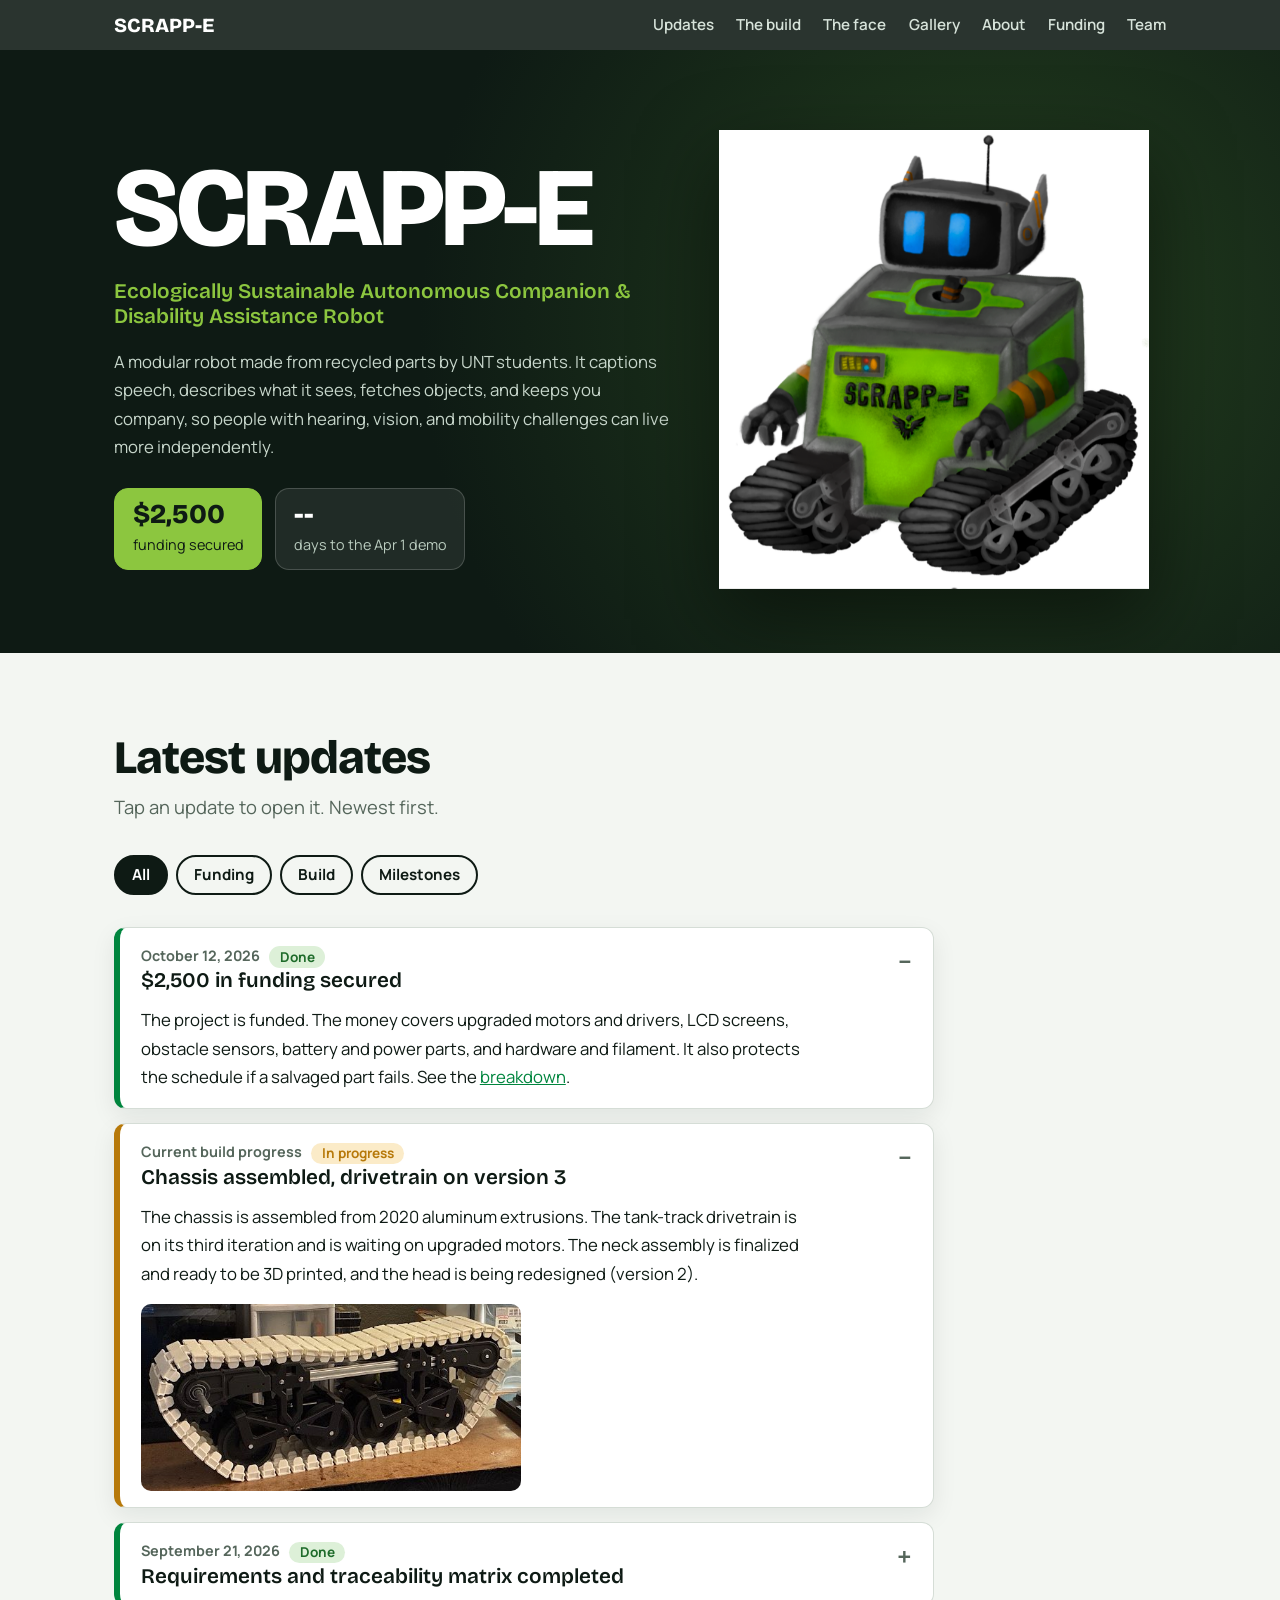
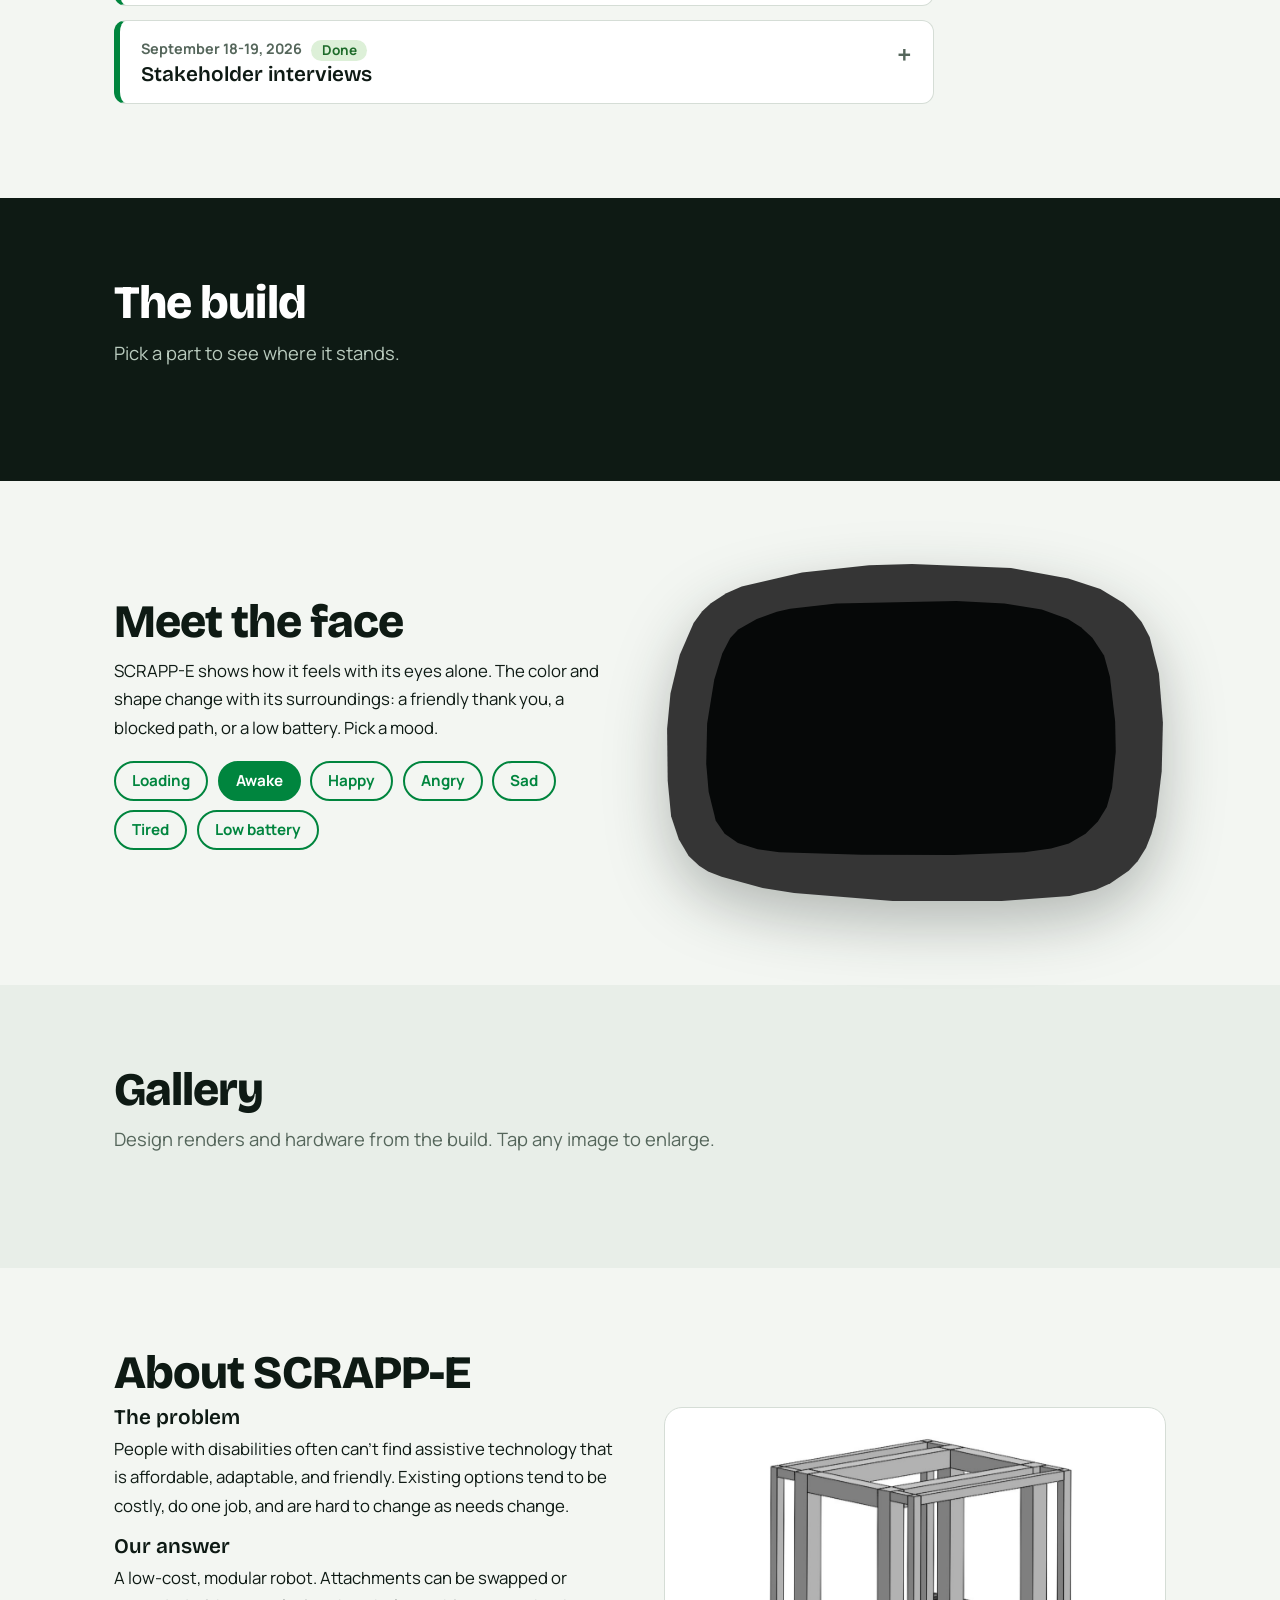
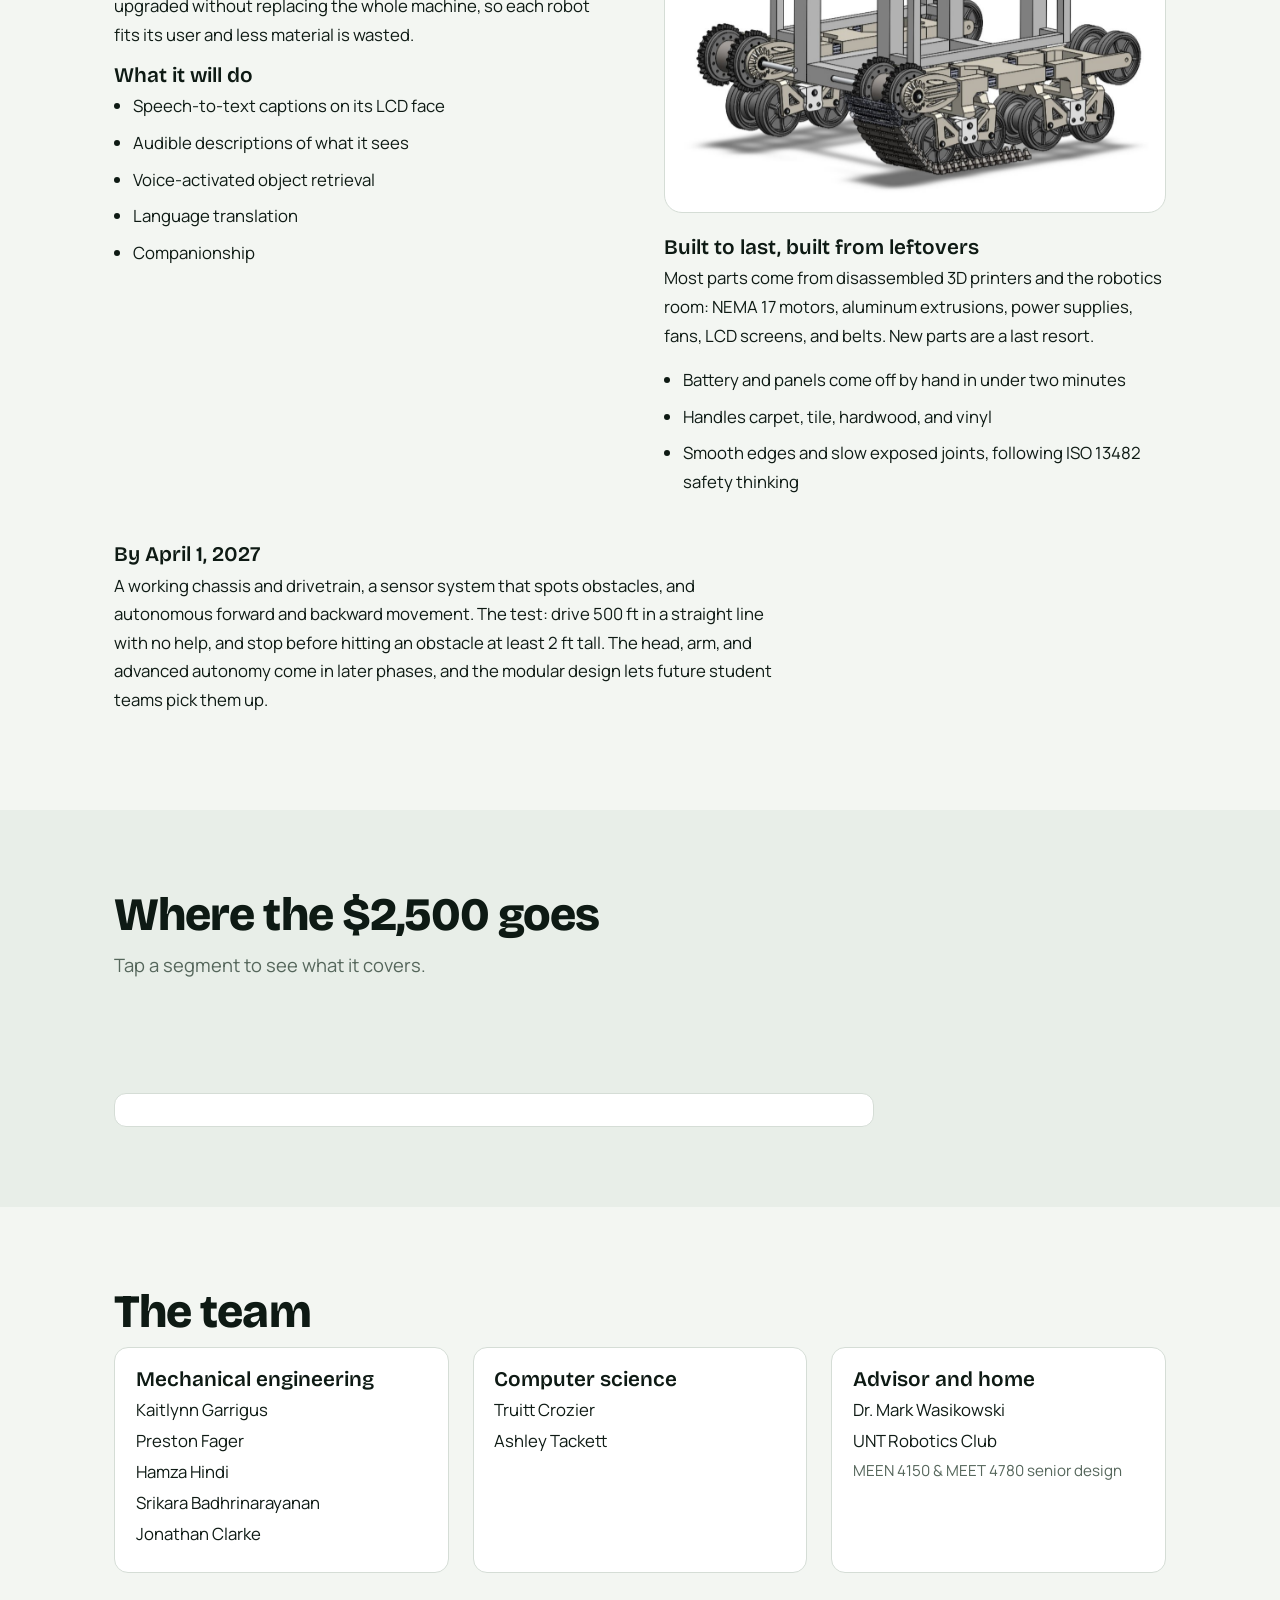
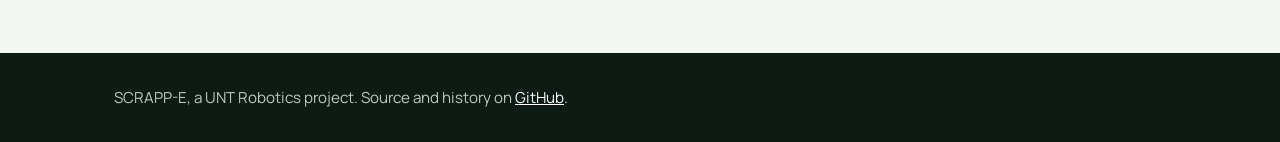
<file: index (3).html>
<!DOCTYPE html>
<html lang="en">
<head>
<meta charset="utf-8">
<meta name="viewport" content="width=device-width, initial-scale=1">
<title>SCRAPP-E | Autonomous companion and disability assistance robot</title>
<meta name="description" content="SCRAPP-E is a modular robot built from recycled parts by UNT students to assist people with hearing, vision, and mobility challenges. Follow the build.">
<link rel="preconnect" href="https://fonts.googleapis.com">
<link rel="preconnect" href="https://fonts.gstatic.com" crossorigin>
<link href="https://fonts.googleapis.com/css2?family=Bricolage+Grotesque:opsz,wght@12..96,600;12..96,800&family=Manrope:wght@400;600;700&display=swap" rel="stylesheet">
<style>
:root{--ink:#0E1A14;--ink2:#17271E;--paper:#F3F6F2;--line:#D5DDD6;--muted:#55665B;--lime:#8CC63F;--unt:#00853E;--blue:#3FA9FF;--amber:#B7790A;--amber-bg:#FBEBC8;--green-bg:#DDF0D8;--plan-bg:#E2E7E3;
--h:"Bricolage Grotesque","Trebuchet MS",Arial,sans-serif;--b:"Manrope",system-ui,-apple-system,"Segoe UI",Arial,sans-serif}
*{box-sizing:border-box}html{scroll-behavior:smooth;scroll-padding-top:70px}
body{margin:0;background:var(--paper);color:var(--ink);font:400 1.05rem/1.7 var(--b)}
h1,h2,h3{font-family:var(--h);line-height:1.08;margin:0}h2{font-size:clamp(2rem,4.5vw,2.9rem);font-weight:800;margin-bottom:.6rem;letter-spacing:-.02em}h3{font-size:1.3rem;font-weight:600;margin-bottom:.3rem}
p{margin:0 0 1rem;max-width:66ch}a{color:var(--unt)}
:focus-visible{outline:3px solid var(--blue);outline-offset:3px}
.w{max-width:1100px;margin:0 auto;padding:0 1.5rem}section{padding:5rem 0}.lead{color:var(--muted);font-size:1.15rem;margin-bottom:2rem}
img{max-width:100%;display:block}.cad{mix-blend-mode:multiply}
button{font:inherit;cursor:pointer}

nav{position:sticky;top:0;z-index:20;background:rgba(14,26,20,.88);backdrop-filter:blur(10px)}
nav .w{display:flex;align-items:center;gap:1.4rem;padding-top:.75rem;padding-bottom:.75rem;overflow-x:auto;white-space:nowrap}
nav strong{font:800 1.25rem var(--h);color:#fff;margin-right:auto}nav a{color:#D7E3DA;text-decoration:none;font-weight:600;font-size:.95rem}nav a:hover{color:var(--lime)}

.hero{background:radial-gradient(circle at 78% 45%,#24401F 0,var(--ink) 55%);color:#fff;padding:5rem 0 4rem;overflow:hidden}
.hero .w{display:grid;grid-template-columns:1.2fr 1fr;gap:2rem;align-items:center}
.hero h1{font-size:clamp(3.6rem,10vw,7rem);font-weight:800;letter-spacing:-.035em}
.hero .sub{font:600 1.3rem var(--h);color:var(--lime);margin:.6rem 0 1.2rem}.hero p{color:#C7D6CB}
.stats{display:flex;gap:.8rem;flex-wrap:wrap;margin-top:1.6rem}
.pill{background:rgba(255,255,255,.08);border:1px solid rgba(255,255,255,.18);border-radius:14px;padding:.7rem 1.1rem}
.pill b{display:block;font:800 1.7rem var(--h);color:#fff;line-height:1.1}.pill span{font-size:.9rem;color:#B9CBBE}
.pill.ok{background:var(--lime);border-color:var(--lime)}.pill.ok b,.pill.ok span{color:var(--ink)}
.mascot{width:100%;max-width:430px;justify-self:center;filter:drop-shadow(0 30px 40px rgba(0,0,0,.5));transition:transform .15s ease-out;will-change:transform}

.chips{display:flex;gap:.5rem;flex-wrap:wrap;margin:1.2rem 0 2rem}
.chip{border:2px solid var(--ink);background:transparent;color:var(--ink);border-radius:99px;padding:.3rem 1rem;font-weight:700;font-size:.95rem}
.chip[aria-pressed=true]{background:var(--ink);color:#fff}
.tag{display:inline-block;font:700 .85rem var(--b);padding:.1rem .65rem;border-radius:99px;margin-left:.4rem;vertical-align:middle}
.tag.done{background:var(--green-bg);color:#1E6B2A}.tag.active{background:var(--amber-bg);color:var(--amber)}.tag.plan{background:var(--plan-bg);color:var(--muted)}
.tl{list-style:none;margin:0;padding:0;max-width:820px}
.tl li{margin-bottom:.9rem}.tl li[hidden]{display:none}
details{background:#fff;border:1px solid var(--line);border-left:6px solid var(--unt);border-radius:12px;padding:1rem 1.3rem}
li.active details{border-left-color:var(--amber)}details[open]{box-shadow:0 8px 24px rgba(14,26,20,.08)}
summary{cursor:pointer;list-style:none;display:flex;flex-direction:column}summary::-webkit-details-marker{display:none}
summary .d{font-size:.9rem;font-weight:700;color:var(--muted)}summary .t{font:600 1.3rem var(--h)}
summary::after{content:"+";position:absolute;right:1.3rem;font:700 1.6rem var(--b);color:var(--muted)}details{position:relative}details[open] summary::after{content:"\2212"}
details p{margin:.8rem 0 0}.thumb{border-radius:10px;margin-top:1rem;max-width:380px}

.dark{background:var(--ink);color:#fff}.dark .lead{color:#B9CBBE}
.explorer{display:grid;grid-template-columns:230px 1fr;gap:2rem}
.tabs{display:flex;flex-direction:column;gap:.5rem}
.tab{text-align:left;background:var(--ink2);color:#D7E3DA;border:2px solid transparent;border-radius:12px;padding:.8rem 1rem;font-weight:700}
.tab[aria-selected=true]{border-color:var(--lime);color:#fff;background:#223A2A}
.panel{background:var(--ink2);border-radius:18px;overflow:hidden;display:grid;grid-template-columns:1.1fr 1fr}
.panel .pic{background:#fff;display:grid;place-items:center;min-height:300px;padding:1rem}.panel .pic img{max-height:340px;object-fit:contain}
.panel .txt{padding:1.8rem}.panel p{color:#C7D6CB}

.face{display:grid;grid-template-columns:1fr 1fr;gap:3rem;align-items:center}
.screen svg{display:block;width:100%;filter:drop-shadow(0 22px 30px rgba(14,26,20,.28))}#faceSvg{--ec:#62B3C1}#faceSvg[data-s=happy]{--ec:#FFD43B}#faceSvg[data-s=angry]{--ec:#E5383B}#faceSvg[data-s=sad]{--ec:#2A4FD0}#faceSvg[data-s=tired]{--ec:#8A9399}#faceSvg[data-s=battery]{--ec:#6F797F}#faceSvg .eye{fill:var(--ec);transform-box:fill-box;transform-origin:center;transition:fill .4s,transform .45s,opacity .3s}#faceSvg[data-s=loading] .eye{opacity:0}#faceSvg[data-s=wake] .eye{transform:scale(.7,.05)}#faceSvg[data-s=tired] .eye,#faceSvg[data-s=battery] .eye{transform:scale(1.1,.1)}#faceSvg[data-s=angry] .eye,#faceSvg[data-s=sad] .eye{transform:translateY(14px)}#faceSvg[data-s=happy] .eye{transform:translateY(-6px)}#faceSvg.blink .eye{transform:scaleY(.05)!important;transition:transform .12s}#logo{fill:#62B3C1;opacity:0;transition:opacity .7s}#faceSvg[data-s=loading] #logo{opacity:1;animation:pulse 1.6s ease-in-out infinite}@keyframes pulse{50%{opacity:.55}}.zz,#bat{opacity:0;transition:opacity .3s}.zz{fill:#8A9399;font:800 34px var(--h)}#faceSvg[data-s=tired] .zz{opacity:1;animation:zf 2.4s ease-in-out infinite}#faceSvg[data-s=tired] .z2{animation-delay:.5s}#faceSvg[data-s=tired] .z3{animation-delay:1s}@keyframes zf{0%{transform:translate(0,12px);opacity:0}30%{opacity:1}100%{transform:translate(14px,-22px);opacity:0}}#faceSvg[data-s=battery] #bat{opacity:1}#bat .low{fill:#E5383B;animation:pulse 1.2s infinite}@media(prefers-reduced-motion:reduce){#faceSvg *{animation:none!important}}
.btns{display:flex;gap:.6rem;flex-wrap:wrap;margin:1.2rem 0}
.btns .chip{border-color:var(--unt);color:var(--unt)}.btns .chip[aria-pressed=true]{background:var(--unt);color:#fff}

.gal{columns:3 260px;column-gap:1rem}
.gal button{display:block;width:100%;background:#fff;border:1px solid var(--line);border-radius:14px;padding:.8rem;margin:0 0 1rem;break-inside:avoid;text-align:left;transition:transform .15s}
.gal button:hover{transform:translateY(-3px)}.gal span{display:block;font-size:.88rem;color:var(--muted);margin-top:.5rem}
dialog{border:0;border-radius:18px;padding:1rem;max-width:min(900px,92vw);background:#fff}dialog::backdrop{background:rgba(14,26,20,.8)}
dialog img{max-height:72vh;margin:0 auto;object-fit:contain}dialog p{margin:.8rem 0 0;text-align:center}
dialog .x{float:right;background:var(--ink);color:#fff;border:0;border-radius:99px;padding:.3rem 1rem;font-weight:700}

.cols{display:grid;grid-template-columns:1fr 1fr;gap:3rem}ul.pl{margin:0 0 1rem;padding-left:1.2rem}ul.pl li{margin-bottom:.5rem}
.about-img{background:#fff;border:1px solid var(--line);border-radius:18px;padding:1rem}
.bar{display:flex;height:64px;border-radius:14px;overflow:hidden;gap:3px;max-width:760px}
.bar button{border:0;color:#fff;font:700 .95rem var(--b);flex:var(--f) 1 0;min-width:0;transition:filter .15s}
.bar button[aria-pressed=false]{filter:saturate(.35) brightness(.85)}
.read{max-width:760px;background:#fff;border:1px solid var(--line);border-radius:12px;padding:1rem 1.3rem;margin-top:1rem}
.read b{font:800 1.5rem var(--h)}
.team{display:grid;grid-template-columns:repeat(auto-fit,minmax(250px,1fr));gap:1.5rem}
.team div{background:#fff;border:1px solid var(--line);border-radius:14px;padding:1.3rem}.team p{margin:0 0 .15rem}
footer{background:var(--ink);color:#B9CBBE;padding:2rem 0;font-size:.95rem}footer a{color:#fff}

@media(max-width:800px){.hero .w,.face,.cols,.explorer,.panel{grid-template-columns:1fr}.mascot{max-width:300px;order:-1}.tabs{flex-direction:row;flex-wrap:wrap}section{padding:3.5rem 0}}
@media(prefers-reduced-motion:reduce){*{scroll-behavior:auto!important;transition:none!important}}
</style>
</head>
<body>

<nav><div class="w"><strong>SCRAPP-E</strong>
<a href="#updates">Updates</a><a href="#build">The build</a><a href="#face">The face</a><a href="#gallery">Gallery</a><a href="#about">About</a><a href="#funding">Funding</a><a href="#team">Team</a></div></nav>

<header class="hero"><div class="w">
  <div>
    <h1>SCRAPP-E</h1>
    <p class="sub">Ecologically Sustainable Autonomous Companion &amp; Disability Assistance Robot</p>
    <p>A modular robot made from recycled parts by UNT students. It captions speech, describes what it sees, fetches objects, and keeps you company, so people with hearing, vision, and mobility challenges can live more independently.</p>
    <div class="stats">
      <div class="pill ok"><b>$2,500</b><span>funding secured</span></div>
      <div class="pill"><b id="days">--</b><span>days to the Apr 1 demo</span></div>
    </div>
  </div>
  <img class="mascot" id="mascot" src="scrappe-concept.png" alt="Concept art of SCRAPP-E: a green tracked robot with a screen face and two antennae">
</div></header>

<section id="updates"><div class="w">
  <h2>Latest updates</h2>
  <p class="lead">Tap an update to open it. Newest first.</p>
  <div class="chips" role="group" aria-label="Filter updates">
    <button class="chip" data-f="all" aria-pressed="true">All</button>
    <button class="chip" data-f="funding" aria-pressed="false">Funding</button>
    <button class="chip" data-f="build" aria-pressed="false">Build</button>
    <button class="chip" data-f="milestone" aria-pressed="false">Milestones</button>
  </div>
  <!-- TO ADD AN UPDATE: copy one <li> below, paste it at the TOP of the list, then edit data-t (funding, build, or milestone),
       the date, title, and text. Use class="active" (amber) for work in progress; leave the class off for finished items. -->
  <ol class="tl">
    <li data-t="funding"><details open><summary><span class="d">October 12, 2026 <span class="tag done">Done</span></span><span class="t">$2,500 in funding secured</span></summary>
      <p>The project is funded. The money covers upgraded motors and drivers, LCD screens, obstacle sensors, battery and power parts, and hardware and filament. It also protects the schedule if a salvaged part fails. See the <a href="#funding">breakdown</a>.</p></details></li>
    <li data-t="build" class="active"><details open><summary><span class="d">Current build progress <span class="tag active">In progress</span></span><span class="t">Chassis assembled, drivetrain on version 3</span></summary>
      <p>The chassis is assembled from 2020 aluminum extrusions. The tank-track drivetrain is on its third iteration and is waiting on upgraded motors. The neck assembly is finalized and ready to be 3D printed, and the head is being redesigned (version 2).</p>
      <img class="thumb" src="track-assembly.jpg" alt="A tank-track assembly for SCRAPP-E's drivetrain" loading="lazy"></details></li>
    <li data-t="milestone"><details><summary><span class="d">September 21, 2026 <span class="tag done">Done</span></span><span class="t">Requirements and traceability matrix completed</span></summary>
      <p>The team finished its Development of Requirements document and a traceability matrix. Each requirement is linked to a design specification, a test, and a clear pass/fail rule, so progress can be measured.</p></details></li>
    <li data-t="milestone"><details><summary><span class="d">September 18-19, 2026 <span class="tag done">Done</span></span><span class="t">Stakeholder interviews</span></summary>
      <p>We interviewed people in sales, business finance, manufacturing engineering, robotics, and healthcare, plus end users with visual, hearing, mobility, and age-related needs. Their message: keep it affordable, make it reliable enough for homes and clinics, and support more than one way to communicate.</p></details></li>
  </ol>
</div></section>

<section id="build" class="dark"><div class="w">
  <h2>The build</h2>
  <p class="lead">Pick a part to see where it stands.</p>
  <div class="explorer">
    <div class="tabs" role="tablist" aria-label="Robot parts"></div>
    <div class="panel" id="panel" role="tabpanel"></div>
  </div>
</div></section>

<section id="face"><div class="w face">
  <div>
    <h2>Meet the face</h2>
    <p>SCRAPP-E shows how it feels with its eyes alone. The color and shape change with its surroundings: a friendly thank you, a blocked path, or a low battery. Pick a mood.</p>
    <div class="btns" role="group" aria-label="Choose a mood">
      <button class="chip" data-e="loading" aria-pressed="false">Loading</button>
      <button class="chip" data-e="neutral" aria-pressed="true">Awake</button>
      <button class="chip" data-e="happy" aria-pressed="false">Happy</button>
      <button class="chip" data-e="angry" aria-pressed="false">Angry</button>
      <button class="chip" data-e="sad" aria-pressed="false">Sad</button>
      <button class="chip" data-e="tired" aria-pressed="false">Tired</button>
      <button class="chip" data-e="battery" aria-pressed="false">Low battery</button>
    </div>
    <p id="faceNote"></p>
  </div>
  <div class="screen"><svg id="faceSvg" data-s="neutral" viewBox="0 0 651.6 446.0" role="img" aria-label="SCRAPP-E's LCD face: eyes only, no mouth. Eye color and shape change with its mood."><defs><clipPath id="cl" clipPathUnits="userSpaceOnUse"><polygon points=""/></clipPath><clipPath id="cr" clipPathUnits="userSpaceOnUse"><polygon points=""/></clipPath></defs><path d="M38.4 80.4 20.4 122.0 8.4 172.0 4.0 218.0 4.8 285.2 9.2 331.2 19.2 361.2 32.0 382.8 45.6 395.6 57.2 403.2 74.8 410.0 128.0 424.4 168.8 430.8 296.8 441.2 438.4 441.2 526.4 434.8 560.8 426.8 579.6 418.4 603.2 402.0 614.8 389.6 625.6 372.4 632.8 354.4 638.8 331.6 646.0 273.6 647.6 209.6 642.4 146.0 630.4 98.8 620.0 79.2 608.0 64.8 596.4 54.4 566.4 36.4 524.8 22.8 450.4 9.2 322.0 4.0 266.0 5.6 179.2 14.8 100.8 33.2 80.8 42.0 60.8 54.8 49.6 65.2Z" fill="#353535"/><path d="M571.2 122.8 556.0 99.6 541.2 86.0 524.4 75.2 490.4 62.8 442.0 55.2 379.6 52.0 223.6 55.2 163.6 62.0 146.4 66.0 120.4 75.2 96.4 88.8 86.0 100.0 75.6 120.0 65.2 154.0 56.0 210.8 54.8 263.2 58.0 300.0 67.2 337.2 78.8 354.0 96.0 366.0 121.6 374.0 149.6 378.0 256.8 381.2 376.4 381.6 468.0 378.0 502.4 373.2 525.6 366.8 547.2 354.0 563.2 338.0 574.8 319.2 581.6 294.8 586.4 247.6 585.6 208.4 578.8 150.4Z" fill="#060808"/><path id="logo" fill-rule="evenodd" transform="translate(307 225) scale(1.25) translate(-296.6 -221.6)" d="M292.0 212.8 289.6 214.4 290.4 217.2 286.4 220.8 286.0 223.6 289.2 226.4 289.6 231.2 290.4 232.0 292.4 232.4 295.6 230.4 298.0 230.4 299.6 232.4 301.2 232.4 303.2 230.8 303.2 227.6 304.0 226.4 307.2 224.0 306.8 220.4 303.2 218.8 303.2 215.2 302.0 213.6 300.0 212.8 296.4 214.8 293.6 212.8ZM294.8 218.8 297.6 219.2 299.6 221.6 299.6 223.6 297.6 225.6 294.4 225.6 292.8 223.2 292.8 220.8ZM310.4 174.4 305.2 172.8 300.4 172.8 295.2 174.4 291.6 176.4 288.4 179.6 284.8 186.4 283.2 192.0 283.6 196.0 289.2 199.6 296.4 208.4 297.2 208.4 302.8 202.4 310.4 196.0 307.6 187.6 308.8 186.0 314.8 186.0 318.4 188.0 319.6 187.2 319.2 183.6 316.8 179.2ZM199.6 152.8 199.6 157.6 202.0 165.2 208.4 176.4 216.4 184.4 231.2 194.8 227.6 194.8 215.6 189.6 215.2 190.8 221.2 200.0 225.6 204.0 233.6 208.4 251.6 213.6 249.2 214.0 236.4 211.2 233.6 211.2 232.4 212.4 232.4 214.4 237.6 218.8 247.6 224.8 257.6 229.6 265.2 232.0 264.4 232.8 257.6 232.8 256.0 234.4 258.4 237.6 268.0 241.2 264.4 247.6 262.4 256.8 263.2 260.8 267.6 269.6 269.6 271.2 271.6 271.2 276.0 264.0 281.2 258.4 281.6 262.4 279.2 274.4 284.4 281.2 287.6 289.6 288.8 290.8 290.8 290.8 292.8 287.2 294.4 272.0 295.6 267.2 296.4 266.8 298.8 277.2 299.2 290.0 300.0 291.2 302.8 290.8 313.2 275.6 313.2 258.8 314.4 260.0 318.4 269.2 320.8 271.2 322.8 270.8 325.2 268.4 326.8 265.2 328.4 258.8 328.4 255.2 322.0 240.0 323.2 239.2 330.4 239.2 335.6 237.2 337.2 235.2 336.8 233.6 335.6 232.8 330.8 232.4 330.8 231.2 338.0 229.2 352.0 222.0 360.8 216.4 361.6 214.4 360.0 212.4 352.4 214.0 348.4 213.6 362.0 208.8 369.2 204.8 373.6 201.2 378.4 195.2 379.6 192.4 378.8 191.2 377.2 191.2 367.2 196.0 353.6 199.6 350.0 199.6 356.0 197.6 366.8 192.4 379.6 184.4 386.8 176.8 391.2 168.0 393.6 158.4 393.2 154.8 390.8 153.6 381.2 160.8 368.4 168.8 358.8 173.6 347.2 177.6 334.4 184.0 322.8 192.0 316.8 198.4 312.8 207.2 310.8 216.8 310.4 230.4 302.8 236.8 298.0 238.4 294.4 238.4 287.2 236.0 280.0 230.0 281.2 216.8 278.4 205.2 272.8 196.0 265.6 188.4 258.4 183.2 238.0 174.0 218.4 164.0 202.8 152.4 200.8 152.0Z"/><path class="eye" clip-path="url(#cl)" d="M179.2 120.8 158.0 125.2 149.2 128.8 142.0 135.2 136.8 144.0 130.4 180.8 127.2 264.8 135.2 308.0 138.0 314.4 144.0 321.2 152.4 326.4 166.4 330.0 194.0 330.8 208.4 327.6 216.4 322.8 224.4 312.8 232.8 292.0 237.2 262.4 238.4 185.2 234.4 158.4 228.4 143.6 222.8 135.6 206.8 125.2 192.4 121.6Z"/><path class="eye" clip-path="url(#cr)" d="M443.2 115.6 416.4 118.0 396.8 124.8 390.8 131.6 386.0 141.6 379.2 169.6 373.2 269.6 374.8 293.2 381.6 306.4 392.4 316.4 403.6 321.2 426.0 324.8 453.6 324.0 469.2 318.4 476.0 312.0 480.0 305.2 486.0 280.0 486.4 246.4 483.6 189.2 479.6 156.4 473.2 137.6 467.2 127.2 454.0 118.0Z"/><text class="zz" x="500" y="125">z</text><text class="zz z2" x="535" y="95" style="font-size:26px">z</text><text class="zz z3" x="562" y="70" style="font-size:20px">z</text><g id="bat"><rect x="247" y="292" width="110" height="52" rx="8" fill="none" stroke="#8A9399" stroke-width="6"/><rect x="359" y="307" width="10" height="22" rx="3" fill="#8A9399"/><rect class="low" x="256" y="301" width="22" height="34" rx="3"/></g></svg></div>
</div></section>

<section id="gallery" style="background:#E8EEE8"><div class="w">
  <h2>Gallery</h2>
  <p class="lead">Design renders and hardware from the build. Tap any image to enlarge.</p>
  <div class="gal" id="gal"></div>
</div></section>

<section id="about"><div class="w">
  <h2>About SCRAPP-E</h2>
  <div class="cols">
    <div>
      <h3>The problem</h3>
      <p>People with disabilities often can't find assistive technology that is affordable, adaptable, and friendly. Existing options tend to be costly, do one job, and are hard to change as needs change.</p>
      <h3>Our answer</h3>
      <p>A low-cost, modular robot. Attachments can be swapped or upgraded without replacing the whole machine, so each robot fits its user and less material is wasted.</p>
      <h3>What it will do</h3>
      <ul class="pl"><li>Speech-to-text captions on its LCD face</li><li>Audible descriptions of what it sees</li><li>Voice-activated object retrieval</li><li>Language translation</li><li>Companionship</li></ul>
    </div>
    <div>
      <div class="about-img"><img class="cad" src="cad-assembly.jpg" alt="CAD render of the SCRAPP-E chassis on tank tracks" loading="lazy"></div>
      <h3 style="margin-top:1.5rem">Built to last, built from leftovers</h3>
      <p>Most parts come from disassembled 3D printers and the robotics room: NEMA 17 motors, aluminum extrusions, power supplies, fans, LCD screens, and belts. New parts are a last resort.</p>
      <ul class="pl"><li>Battery and panels come off by hand in under two minutes</li><li>Handles carpet, tile, hardwood, and vinyl</li><li>Smooth edges and slow exposed joints, following ISO 13482 safety thinking</li></ul>
    </div>
  </div>
  <h3 style="margin-top:2rem">By April 1, 2027</h3>
  <p>A working chassis and drivetrain, a sensor system that spots obstacles, and autonomous forward and backward movement. The test: drive 500 ft in a straight line with no help, and stop before hitting an obstacle at least 2 ft tall. The head, arm, and advanced autonomy come in later phases, and the modular design lets future student teams pick them up.</p>
</div></section>

<section id="funding" style="background:#E8EEE8"><div class="w">
  <h2>Where the $2,500 goes</h2>
  <p class="lead">Tap a segment to see what it covers.</p>
  <div class="bar" id="bar"></div>
  <div class="read" id="read"></div>
</div></section>

<section id="team"><div class="w">
  <h2>The team</h2>
  <div class="team">
    <div><h3>Mechanical engineering</h3><p>Kaitlynn Garrigus</p><p>Preston Fager</p><p>Hamza Hindi</p><p>Srikara Badhrinarayanan</p><p>Jonathan Clarke</p></div>
    <div><h3>Computer science</h3><p>Truitt Crozier</p><p>Ashley Tackett</p></div>
    <div><h3>Advisor and home</h3><p>Dr. Mark Wasikowski</p><p>UNT Robotics Club</p><p style="color:var(--muted);font-size:.95rem">MEEN 4150 &amp; MEET 4780 senior design</p></div>
  </div>
</div></section>

<footer><div class="w">SCRAPP-E, a UNT Robotics project. Source and history on <a href="https://github.com/KaitlynnGarrigus/SCRAPP-E">GitHub</a>.</div></footer>

<dialog id="dlg"><button class="x" id="dx">Close</button><img id="dimg" alt=""><p id="dcap"></p></dialog>

<script>
// Picture finder: if an image 404s, retry once from the other likely location (main folder or an "images" folder)
function retryImg(i){if(i.dataset.r)return;i.dataset.r=1;const u=new URL(i.src),p=u.pathname.split('/'),f=p.pop();
  i.src=u.origin+(p[p.length-1]==='images'?p.slice(0,-1):[...p,'images']).join('/')+'/'+f}
addEventListener('error',e=>{if(e.target.tagName==='IMG')retryImg(e.target)},true);
document.querySelectorAll('img').forEach(i=>{if(i.complete&&!i.naturalWidth)retryImg(i)});
const $=(s,r=document)=>r.querySelector(s),$$=(s,r=document)=>[...r.querySelectorAll(s)];

// Countdown to the April 1, 2027 demo
const left=Math.ceil((new Date(2027,3,1)-new Date())/864e5);
$('#days').textContent=left>0?left:'Demo day';

// Mascot tilts toward the cursor
const m=$('#mascot');
if(matchMedia('(hover:hover) and (prefers-reduced-motion:no-preference)').matches){
  addEventListener('mousemove',e=>{const x=(e.clientX/innerWidth-.5)*10,y=(e.clientY/innerHeight-.5)*-8;
    m.style.transform=`perspective(800px) rotateY(${x}deg) rotateX(${y}deg)`});
}

// Update filters
$$('[data-f]').forEach(b=>b.onclick=()=>{
  $$('[data-f]').forEach(x=>x.setAttribute('aria-pressed',x===b));
  $$('.tl li').forEach(li=>li.hidden=b.dataset.f!=='all'&&li.dataset.t!==b.dataset.f);
});

// Build explorer. To change a part, edit its entry here.
const parts=[
 {n:'Chassis',s:'Assembled',c:'done',img:'chassis-frame.jpg',alt:'CAD render of the chassis frame',t:'Modular aluminum frame',p:'Built from recycled 2020 aluminum extrusions. Quick-detach panels and battery keep the inside easy to reach for programming and repairs.'},
 {n:'Drivetrain',s:'Version 3',c:'active',img:'track-assembly.jpg',alt:'Tank-track assembly',t:'Tank tracks for indoor surfaces',p:'The drivetrain is on its third iteration and is waiting on upgraded motors, now covered by the new funding. Target: 500 ft in a straight line, unassisted.'},
 {n:'Neck and head',s:'Print-ready / V2',c:'active',img:'cad-neck.jpg',alt:'CAD render of the chassis with the neck and head arm',t:'Three-axis neck and a new head',p:'The neck assembly is finalized and ready for 3D printing. The head, which holds the LCD face, microphone, and speaker, is in a version 2 redesign.'},
 {n:'Arm',s:'Planned',c:'plan',img:'gripper.jpg',alt:'CAD render of the gripper',t:'Gripper for stationary pickups',p:'A later phase: a three-axis arm and gripper that picks up small household objects on voice command, rated for at least 1 lb.'}
];
const tabs=$('.tabs'),panel=$('#panel');
parts.forEach((x,i)=>{const b=document.createElement('button');b.className='tab';b.role='tab';b.textContent=x.n;b.onclick=()=>show(i);tabs.append(b)});
function show(i){const x=parts[i];
  $$('.tab').forEach((b,j)=>b.setAttribute('aria-selected',i===j));
  panel.innerHTML=`<div class="pic"><img class="cad" src="${x.img}" alt="${x.alt}"></div><div class="txt"><span class="tag ${x.c}" style="margin:0 0 .8rem">${x.s}</span><h3>${x.t}</h3><p>${x.p}</p></div>`}
show(0);

// Face: eyes only, shapes traced from the screen animation
const EB=[[127.2, 120.8, 112.0, 210.4], [373.2, 115.6, 113.6, 210.0]];
const notes={loading:'Power on. The screen shows the logo while it boots, then the eyes open.',neutral:'Awake and listening.',happy:'Thank you! Kind words turn the eyes yellow and bright.',angry:'The path stays blocked. The eyes turn red.',sad:'Something is in the way. The eyes turn dark blue.',tired:'Flat, grey eyes and drifting z\u2019s: time to rest.',battery:'Below 20% power, a low battery icon appears.'};
function poly(s,i){const [x,y,w,h]=EB[i],m=30,X=x-m,X2=x+w+m,Y=y-m,Y2=y+h+m,L=i===0;
  if(s==='angry')return L?[[X,y],[X2,y+h*.42],[X2,Y2],[X,Y2]]:[[X,y+h*.42],[X2,y],[X2,Y2],[X,Y2]];
  if(s==='sad')return L?[[X,y+h*.42],[X2,y],[X2,Y2],[X,Y2]]:[[X,y],[X2,y+h*.42],[X2,Y2],[X,Y2]];
  if(s==='happy'){const p=[[X,Y],[X2,Y],[X2,y+h*.86]];for(let u=1;u>=0;u-=.1){p.push([X+(X2-X)*u,y+h*.86-h*.36*(1-Math.pow(2*u-1,2))])}p.push([X,y+h*.86]);return p}
  return [[X,Y],[X2,Y],[X2,Y2],[X,Y2]]}
const fs=$('#faceSvg');let tok=0;
function setS(s,blink=true){const apply=()=>{fs.dataset.s=s;['cl','cr'].forEach((id,i)=>$('#'+id+' polygon').setAttribute('points',poly(s,i).map(p=>p.join(',')).join(' ')))};
  const eyesOn=!['loading','wake'].includes(s)&&!['loading','wake'].includes(fs.dataset.s);
  if(blink&&eyesOn&&fs.dataset.s!==s){fs.classList.add('blink');setTimeout(()=>{apply();fs.classList.remove('blink')},140)}else apply()}
function mood(k){$$('[data-e]').forEach(b=>b.setAttribute('aria-pressed',b.dataset.e===k));$('#faceNote').textContent=notes[k]}
async function boot(){const t=++tok,w=ms=>new Promise(r=>setTimeout(r,ms));
  mood('loading');setS('loading',false);await w(2200);if(t!==tok)return;
  setS('wake',false);await w(450);if(t!==tok)return;
  setS('neutral',false);mood('neutral')}
$$('[data-e]').forEach(b=>b.onclick=()=>{const k=b.dataset.e;if(k==='loading'){boot();return}tok++;mood(k);setS(k)});
setS('neutral',false);mood('neutral');
new IntersectionObserver((e,o)=>{if(e[0].isIntersecting){boot();o.disconnect()}},{threshold:.5}).observe(fs);

// Gallery + lightbox
const pics=[['cad-assembly.jpg','Chassis and tank tracks, CAD render'],['track-assembly.jpg','Tank-track assembly'],['cad-neck.jpg','Chassis with neck arm, CAD render'],['suspension.jpg','Track suspension, CAD render'],['chassis-frame.jpg','Early chassis frame, CAD render'],['gripper.jpg','Gripper concept, CAD render'],['wheel.jpg','Drive wheel, CAD render']];
const gal=$('#gal'),dlg=$('#dlg');
pics.forEach(([f,c])=>{const b=document.createElement('button');
  b.innerHTML=`<img class="cad" src="${f}" alt="${c}" loading="lazy"><span>${c}</span>`;
  b.onclick=()=>{$('#dimg').src=''+f;$('#dimg').alt=c;$('#dcap').textContent=c;dlg.showModal()};gal.append(b)});
$('#dx').onclick=()=>dlg.close();dlg.onclick=e=>{if(e.target===dlg)dlg.close()};

// Funding bar
const fund=[['Obstacle sensors',1300,'#00853E','LiDAR and ultrasonic sensors, plus better environment mapping from higher quality sensor data.'],['Battery and power',500,'#2F6F9F','Battery and power components so the robot can run untethered.'],['Motors, drivers, LCD',400,'#6B8F23','Upgraded motors and drivers for the drivetrain, and LCD screens for the face.'],['Hardware and filament',300,'#7A5C99','Fasteners, 3D printing filament, and a contingency for parts that fail.']];
const bar=$('#bar');
fund.forEach((f,i)=>{const b=document.createElement('button');b.style.setProperty('--f',f[1]);b.style.background=f[2];b.textContent=f[0];b.onclick=()=>pick(i);bar.append(b)});
function pick(i){$$('#bar button').forEach((b,j)=>b.setAttribute('aria-pressed',i===j));
  $('#read').innerHTML=`<b>$${fund[i][1].toLocaleString()}</b> &nbsp;${fund[i][0]}<p style="margin:.4rem 0 0">${fund[i][3]}</p>`}
pick(0);
</script>
</body>
</html>
</file>
